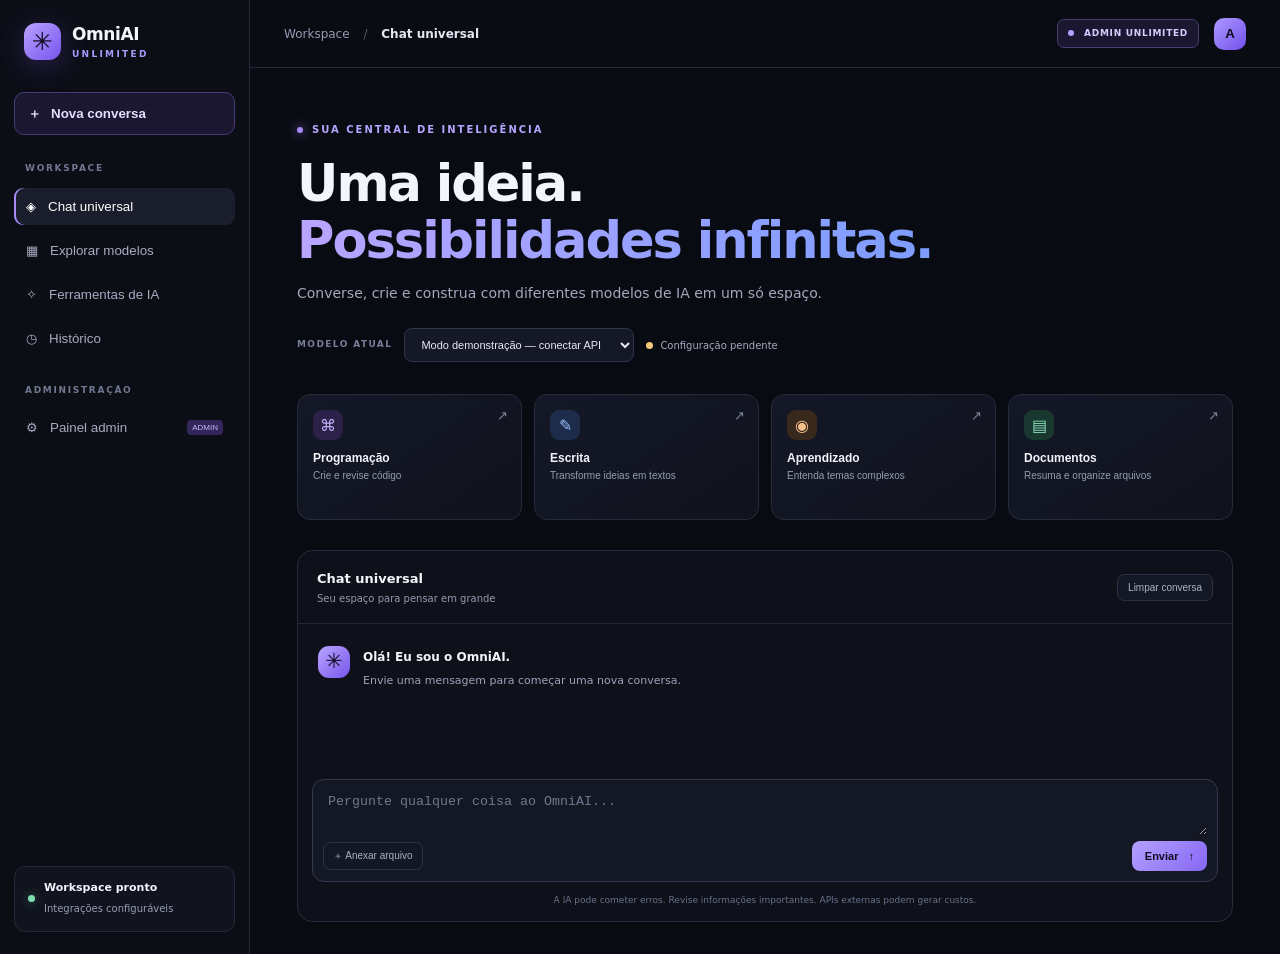
<file: index.html>
<!doctype html>
<html lang="pt-BR">
<head>
<meta charset="utf-8"><meta name="viewport" content="width=device-width,initial-scale=1">
<meta name="theme-color" content="#090b12">
<title>OmniAI Unlimited — Todas as inteligências. Um só lugar.</title>
<link rel="stylesheet" href="styles.css">
</head>
<body>
<div class="app-shell">
  <aside class="sidebar" id="sidebar">
    <div class="brand"><div class="brand-mark">✳</div><div><b>OmniAI</b><span>UNLIMITED</span></div><button class="icon-btn mobile-close" id="closeSidebar" aria-label="Fechar menu">×</button></div>
    <button class="new-chat" id="newChat">＋ <span>Nova conversa</span></button>
    <div class="nav-label">WORKSPACE</div>
    <button class="nav-item active" data-view="chat">◈ <span>Chat universal</span></button>
    <button class="nav-item" data-view="models">▦ <span>Explorar modelos</span></button>
    <button class="nav-item" data-view="tools">✧ <span>Ferramentas de IA</span></button>
    <button class="nav-item" data-view="history">◷ <span>Histórico</span></button>
    <div class="nav-label">ADMINISTRAÇÃO</div>
    <button class="nav-item" data-view="admin">⚙ <span>Painel admin</span><em>ADMIN</em></button>
    <div class="sidebar-bottom"><div class="status-dot"></div><div><b>Workspace pronto</b><small>Integrações configuráveis</small></div></div>
  </aside>
  <main class="main">
    <header class="topbar"><button class="icon-btn menu-toggle" id="openSidebar" aria-label="Abrir menu">☰</button><div class="crumb">Workspace <span>/</span> <b id="pageName">Chat universal</b></div><div class="top-actions"><span class="plan-pill"><i></i> ADMIN UNLIMITED</span><button class="avatar" title="Perfil">A</button></div></header>
    <section class="content" id="content">
      <div class="hero"><div class="eyebrow"><span class="pulse"></span> SUA CENTRAL DE INTELIGÊNCIA</div><h1>Uma ideia.<br><span>Possibilidades infinitas.</span></h1><p>Converse, crie e construa com diferentes modelos de IA em um só espaço.</p>
      <div class="model-row"><label for="modelSelect">MODELO ATUAL</label><select id="modelSelect"><option value="demo">Modo demonstração — conectar API</option><option value="openai">OpenAI (API configurada no servidor)</option><option value="compatible">Provedor compatível</option></select><span class="connect-state"><i></i> Configuração pendente</span></div></div>
      <div class="quick-grid">
        <button class="quick-card" data-prompt="Ajude-me a criar um site profissional e responsivo."><span class="quick-icon purple">⌘</span><b>Programação</b><small>Crie e revise código</small><span class="arrow">↗</span></button>
        <button class="quick-card" data-prompt="Crie um texto profissional sobre esta ideia: "><span class="quick-icon blue">✎</span><b>Escrita</b><small>Transforme ideias em textos</small><span class="arrow">↗</span></button>
        <button class="quick-card" data-prompt="Explique este assunto passo a passo: "><span class="quick-icon orange">◉</span><b>Aprendizado</b><small>Entenda temas complexos</small><span class="arrow">↗</span></button>
        <button class="quick-card" data-prompt="Analise este documento e resuma os pontos principais: "><span class="quick-icon green">▤</span><b>Documentos</b><small>Resuma e organize arquivos</small><span class="arrow">↗</span></button>
      </div>
      <div class="chat-wrap"><div class="chat-heading"><div><b>Chat universal</b><small>Seu espaço para pensar em grande</small></div><button class="subtle-btn" id="clearChat">Limpar conversa</button></div><div class="messages" id="messages"><div class="welcome-message"><div class="bot-orb">✳</div><div><b>Olá! Eu sou o OmniAI.</b><p>Escolha uma ferramenta ou escreva sua primeira mensagem. As respostas reais ficam disponíveis depois de configurar uma API no servidor.</p></div></div></div>
      <form id="chatForm" class="composer"><textarea id="promptInput" rows="1" placeholder="Pergunte qualquer coisa ao OmniAI..." aria-label="Sua mensagem"></textarea><div class="composer-bottom"><div class="composer-tools"><button type="button" class="tool-btn" id="attachBtn">＋ <span>Anexar arquivo</span></button><input type="file" id="fileInput" hidden accept=".txt,.md,.pdf,.png,.jpg,.jpeg"><span id="fileName"></span></div><button class="send-btn" type="submit">Enviar <span>↑</span></button></div></form><div class="disclaimer">A IA pode cometer erros. Revise informações importantes. APIs externas podem gerar custos.</div></div>
    </section>
  </main>
</div>
<div class="toast" id="toast" role="status"></div>
<script src="app.js"></script>
</body></html>
</file>
<file: styles.css>
:root{color-scheme:dark;--bg:#090b12;--panel:#10131d;--panel2:#151927;--line:#252a3a;--text:#f4f5fb;--muted:#969cb2;--purple:#a78bfa;--purple2:#7857f6;--green:#7de0b1}*{box-sizing:border-box}body{margin:0;background:var(--bg);color:var(--text);font:14px/1.5 Inter,ui-sans-serif,system-ui,-apple-system,Segoe UI,sans-serif}.app-shell{min-height:100vh;display:flex}.sidebar{width:250px;flex-shrink:0;background:#0c0e16;border-right:1px solid var(--line);padding:22px 14px;display:flex;flex-direction:column;gap:7px}.brand{display:flex;align-items:center;gap:11px;padding:0 10px 24px}.brand-mark{width:37px;height:37px;border-radius:12px;background:linear-gradient(135deg,#b8a2ff,#7654ed);display:grid;place-items:center;color:#100d20;font-size:25px;box-shadow:0 6px 28px #7958f544}.brand b{display:block;font-size:17px;letter-spacing:-.4px}.brand span{display:block;font-size:9px;letter-spacing:2.3px;color:#a99bff;font-weight:800}.icon-btn{border:1px solid var(--line);background:var(--panel);color:var(--text);border-radius:9px;padding:8px 10px;cursor:pointer}.mobile-close,.menu-toggle{display:none}.new-chat{height:43px;border:1px solid #493a78;background:#1b1730;color:#e7ddff;border-radius:10px;text-align:left;padding:0 13px;display:flex;align-items:center;gap:10px;font-weight:650;cursor:pointer}.nav-label{font-size:9px;letter-spacing:1.7px;color:#71788f;font-weight:800;padding:20px 11px 5px}.nav-item{border:0;background:transparent;color:#a7acc0;text-align:left;border-radius:9px;padding:11px 12px;display:flex;align-items:center;gap:12px;cursor:pointer}.nav-item span{flex:1}.nav-item.active,.nav-item:hover{background:#1a1d2c;color:#fff}.nav-item.active{box-shadow:inset 2px 0 #a78bfa}.nav-item em{font-size:8px;font-style:normal;color:#c4b5fd;background:#32265a;padding:3px 5px;border-radius:4px}.sidebar-bottom{margin-top:auto;border:1px solid var(--line);background:#11141e;padding:13px;border-radius:11px;display:flex;align-items:center;gap:9px}.status-dot,.connect-state i{width:7px;height:7px;background:var(--green);border-radius:50%;display:inline-block;box-shadow:0 0 10px #7de0b166}.sidebar-bottom b{font-size:11px;display:block}.sidebar-bottom small{font-size:10px;color:var(--muted)}.main{min-width:0;flex:1}.topbar{height:68px;border-bottom:1px solid var(--line);display:flex;align-items:center;justify-content:space-between;padding:0 34px;background:#0b0d15cc}.crumb{color:var(--muted);font-size:12px}.crumb span{padding:0 10px;color:#555b70}.crumb b{color:#e5e7f2;font-weight:600}.top-actions{display:flex;align-items:center;gap:15px}.plan-pill{font-size:9px;letter-spacing:.7px;border:1px solid #493d72;background:#1c1730;color:#d7caff;padding:7px 10px;border-radius:7px;font-weight:800}.plan-pill i{display:inline-block;width:6px;height:6px;border-radius:50%;background:#b5a0ff;margin-right:6px}.avatar{border:0;border-radius:10px;width:32px;height:32px;background:linear-gradient(135deg,#ad9aff,#7250eb);color:#100d20;font-weight:900}.content{max-width:1020px;margin:0 auto;padding:46px 42px 32px}.hero{padding:8px 0 28px}.eyebrow{color:#b6a4ff;font-size:10px;letter-spacing:2px;font-weight:800;display:flex;align-items:center;gap:9px}.pulse{width:6px;height:6px;background:#a78bfa;border-radius:50%;box-shadow:0 0 12px #a78bfa}.hero h1{font-size:clamp(32px,4.5vw,51px);line-height:1.12;letter-spacing:-2px;margin:18px 0 14px;font-weight:750}.hero h1 span{background:linear-gradient(90deg,#b9a5ff,#7c9dff);color:transparent;background-clip:text}.hero p{color:#a2a8bd;margin:0;max-width:540px;font-size:14px}.model-row{display:flex;align-items:center;gap:12px;margin-top:24px;flex-wrap:wrap}.model-row label{font-size:9px;letter-spacing:1.4px;color:#777f98;font-weight:800}.model-row select{background:#141827;border:1px solid #30364b;border-radius:8px;color:#e7e9f4;padding:9px 12px;max-width:100%;font-size:11px}.connect-state{font-size:10px;color:#a5acc0;display:flex;align-items:center;gap:7px}.connect-state i{background:#f4c779;box-shadow:none}.quick-grid{display:grid;grid-template-columns:repeat(4,minmax(0,1fr));gap:12px;margin:4px 0 30px}.quick-card{position:relative;display:flex;flex-direction:column;align-items:flex-start;text-align:left;gap:5px;min-height:126px;background:linear-gradient(145deg,#141827,#10131d);border:1px solid #262b3c;border-radius:13px;padding:15px;color:var(--text);cursor:pointer;transition:.2s}.quick-card:hover{transform:translateY(-2px);border-color:#6653a7}.quick-icon{height:30px;width:30px;display:grid;place-items:center;border-radius:9px;font-size:16px;margin-bottom:6px}.purple{background:#2b2149;color:#c4b5fd}.blue{background:#1c2c4a;color:#9bc3ff}.orange{background:#39291d;color:#f6c18c}.green{background:#19382f;color:#8ce0ba}.quick-card b{font-size:12px}.quick-card small{font-size:10px;color:var(--muted)}.arrow{position:absolute;right:13px;top:13px;color:#7e8499}.chat-wrap{border:1px solid #272c3e;background:#0e111a;border-radius:15px;overflow:hidden}.chat-heading{padding:17px 19px;border-bottom:1px solid #24293a;display:flex;align-items:center;justify-content:space-between}.chat-heading b{font-size:13px}.chat-heading small{display:block;color:var(--muted);font-size:10px;margin-top:2px}.subtle-btn{border:1px solid #2c3143;background:#141824;color:#aeb4c8;border-radius:7px;padding:7px 10px;font-size:10px;cursor:pointer}.messages{min-height:155px;max-height:420px;overflow:auto;padding:22px 20px}.welcome-message{display:flex;align-items:flex-start;gap:13px;max-width:650px}.bot-orb{flex-shrink:0;width:32px;height:32px;border-radius:11px;background:linear-gradient(135deg,#b9a5ff,#7655eb);display:grid;place-items:center;color:#100d20;font-size:21px}.welcome-message b{font-size:12px}.welcome-message p{font-size:11px;color:#9da4ba;line-height:1.7;margin:5px 0}.message{display:flex;gap:11px;margin:18px 0;align-items:flex-start}.message .bubble{max-width:85%;border:1px solid #292f42;background:#141824;border-radius:4px 12px 12px 12px;padding:12px 14px;white-space:pre-wrap;overflow-wrap:anywhere;font-size:12px;line-height:1.7}.message.user{justify-content:flex-end}.message.user .bubble{background:#27213e;border-color:#47386e;border-radius:12px 4px 12px 12px}.message .role{font-size:9px;color:#a7adbf;margin-bottom:5px}.composer{margin:0 14px 12px;border:1px solid #34394d;border-radius:12px;background:#141824;padding:10px}.composer:focus-within{border-color:#7660ba;box-shadow:0 0 0 3px #8b72ff12}.composer textarea{width:100%;resize:vertical;min-height:45px;max-height:160px;background:transparent;border:0;outline:0;color:#f5f5fc;padding:4px 5px;font:12px/1.6 inherit}.composer textarea::placeholder{color:#70788f}.composer-bottom{display:flex;align-items:center;justify-content:space-between;gap:10px}.composer-tools{display:flex;align-items:center;gap:8px;min-width:0}.tool-btn{background:transparent;border:1px solid #2c3245;color:#aab0c4;border-radius:7px;padding:6px 9px;font-size:10px;cursor:pointer}.send-btn{background:linear-gradient(135deg,#b4a0ff,#8667f5);border:0;border-radius:8px;color:#100d20;font-size:11px;font-weight:800;padding:9px 13px;cursor:pointer}.send-btn span{padding-left:7px}.disclaimer{text-align:center;color:#69718a;font-size:9px;padding:0 10px 13px}.toast{position:fixed;bottom:22px;left:50%;transform:translate(-50%,20px);opacity:0;pointer-events:none;background:#27213e;border:1px solid #54467c;color:#f2edff;padding:10px 15px;border-radius:9px;font-size:12px;transition:.2s;z-index:5}.toast.show{opacity:1;transform:translate(-50%,0)}.section-title{font-size:26px;letter-spacing:-.8px;margin:0 0 8px}.section-sub{color:var(--muted);margin:0 0 25px;font-size:12px}.model-cards,.tool-cards,.admin-grid{display:grid;grid-template-columns:repeat(2,minmax(0,1fr));gap:13px}.info-card{border:1px solid var(--line);background:linear-gradient(145deg,#141827,#10131d);border-radius:13px;padding:18px}.info-card h3{margin:0 0 6px;font-size:13px}.info-card p{color:var(--muted);font-size:11px;margin:0 0 12px;line-height:1.7}.tag{font-size:9px;color:#c9baff;background:#292141;border-radius:5px;padding:4px 7px;display:inline-block}.admin-banner{border:1px solid #51427c;background:linear-gradient(110deg,#211a37,#151827);border-radius:14px;padding:20px;margin-bottom:17px}.admin-banner h2{margin:0 0 7px;font-size:18px}.admin-banner p{margin:0;color:#b7b2cc;font-size:11px;line-height:1.8}.stat{font-size:25px;font-weight:800;margin:8px 0}.stat-label{font-size:10px;color:var(--muted)}.notice{border:1px solid #6d5534;background:#2a2116;color:#f0d4a3;border-radius:10px;padding:12px 14px;font-size:11px;line-height:1.7;margin-top:16px}@media(max-width:850px){.sidebar{width:220px}.content{padding:35px 25px}.quick-grid{grid-template-columns:repeat(2,minmax(0,1fr))}}@media(max-width:620px){.sidebar{position:fixed;z-index:10;inset:0 auto 0 0;width:270px;transform:translateX(-105%);transition:transform .2s;box-shadow:20px 0 50px #0008}.sidebar.open{transform:translateX(0)}.mobile-close{display:block;margin-left:auto}.menu-toggle{display:block}.topbar{height:58px;padding:0 14px;gap:10px}.crumb{flex:1;font-size:10px}.top-actions{gap:8px}.plan-pill{font-size:8px;padding:6px}.avatar{width:29px;height:29px}.content{padding:30px 15px}.hero h1{font-size:36px;letter-spacing:-1.5px}.hero p{font-size:12px}.model-row{gap:8px}.model-row select{width:100%;order:3}.connect-state{font-size:9px}.quick-grid{gap:9px;margin-bottom:20px}.quick-card{min-height:115px;padding:12px}.chat-heading{padding:13px}.messages{padding:15px 12px}.composer{margin:0 8px 10px}.composer-tools .tool-btn span{display:none}.model-cards,.tool-cards,.admin-grid{grid-template-columns:1fr}.section-title{font-size:23px}}
</file>
